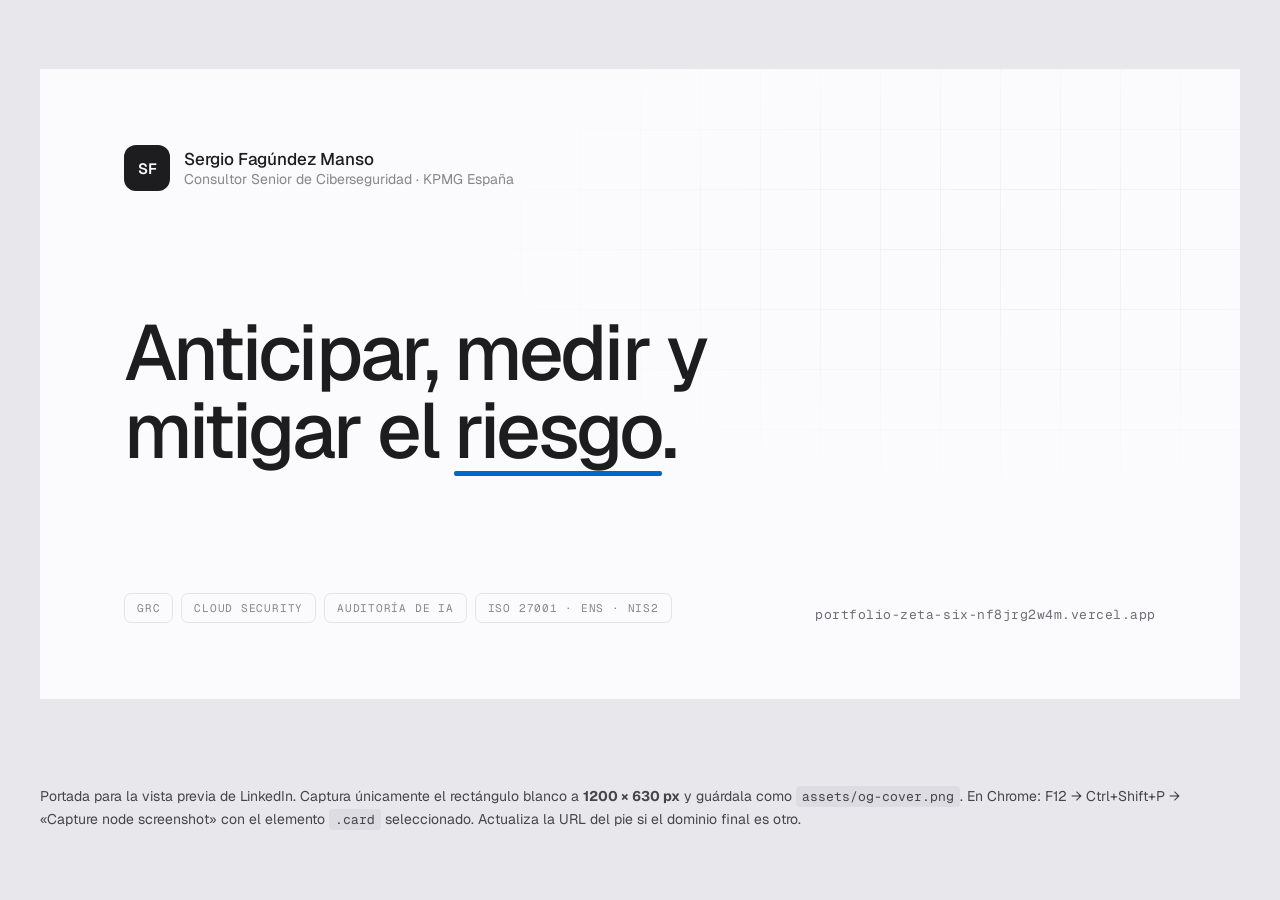
<file: og.html>
<!doctype html>
<html lang="es">
<head>
<meta charset="utf-8" />
<title>OG cover — 1200×630</title>
<link rel="preconnect" href="https://fonts.googleapis.com" />
<link rel="preconnect" href="https://fonts.gstatic.com" crossorigin />
<link rel="stylesheet" href="https://fonts.googleapis.com/css2?family=Geist:wght@300..600&family=Geist+Mono:wght@400;500&display=swap" />
<style>
  :root {
    --bg: #FBFBFD;
    --fg: #1D1D1F;
    --fg-2: #6E6E73;
    --fg-3: #86868B;
    --fg-4: #C7C7CC;
    --rule: rgba(0, 0, 0, 0.09);
    --accent: #0066CC;
  }

  * { box-sizing: border-box; margin: 0; }

  body {
    background: #E8E8EC;
    display: grid;
    place-items: center;
    min-height: 100vh;
    padding: 40px;
    font-family: 'Geist', system-ui, sans-serif;
    -webkit-font-smoothing: antialiased;
  }

  /* Exactly the size LinkedIn and Open Graph want */
  .card {
    width: 1200px;
    height: 630px;
    background: var(--bg);
    color: var(--fg);
    padding: 76px 84px;
    display: flex;
    flex-direction: column;
    justify-content: space-between;
    position: relative;
    overflow: hidden;
    flex-shrink: 0;
  }

  .card::after {
    content: '';
    position: absolute;
    inset: 0;
    background-image:
      linear-gradient(var(--rule) 1px, transparent 1px),
      linear-gradient(90deg, var(--rule) 1px, transparent 1px);
    background-size: 60px 60px;
    opacity: 0.5;
    mask-image: radial-gradient(ellipse 70% 60% at 82% 28%, #000 0%, transparent 72%);
    -webkit-mask-image: radial-gradient(ellipse 70% 60% at 82% 28%, #000 0%, transparent 72%);
    pointer-events: none;
  }

  .row { display: flex; align-items: center; gap: 14px; position: relative; z-index: 1; }

  .mark {
    width: 46px; height: 46px;
    border-radius: 12px;
    background: var(--fg);
    color: var(--bg);
    display: grid;
    place-items: center;
    font-size: 15px;
    font-weight: 600;
  }

  .who { display: flex; flex-direction: column; line-height: 1.3; }
  .who b { font-size: 17px; font-weight: 500; letter-spacing: -0.01em; }
  .who span { font-size: 14px; color: var(--fg-3); }

  h1 {
    position: relative;
    z-index: 1;
    font-size: 78px;
    line-height: 1.0;
    letter-spacing: -0.038em;
    font-weight: 500;
    max-width: 15ch;
  }

  h1 em {
    font-style: normal;
    position: relative;
    white-space: nowrap;
  }
  h1 em::after {
    content: '';
    position: absolute;
    left: 0; right: 0; bottom: 0.07em;
    height: 0.055em;
    background: var(--accent);
    border-radius: 2px;
  }

  .foot {
    position: relative;
    z-index: 1;
    display: flex;
    align-items: flex-end;
    justify-content: space-between;
    gap: 32px;
  }

  .tags { display: flex; gap: 8px; }

  .tag {
    font-family: 'Geist Mono', ui-monospace, monospace;
    font-size: 11px;
    letter-spacing: 0.07em;
    text-transform: uppercase;
    color: var(--fg-3);
    border: 1px solid var(--rule);
    border-radius: 7px;
    padding: 7px 12px;
  }

  .url {
    font-family: 'Geist Mono', ui-monospace, monospace;
    font-size: 13px;
    letter-spacing: 0.04em;
    color: var(--fg-2);
  }

  .hint {
    max-width: 1200px;
    margin-top: 28px;
    font-size: 14px;
    line-height: 1.6;
    color: #44444A;
    font-family: 'Geist', system-ui, sans-serif;
  }
  .hint code {
    font-family: 'Geist Mono', ui-monospace, monospace;
    background: #DCDCE2;
    padding: 2px 6px;
    border-radius: 4px;
    font-size: 13px;
  }

  @media print {
    body { background: #fff; padding: 0; }
    .hint { display: none; }
  }
</style>
</head>
<body>

<div class="card">
  <div class="row">
    <span class="mark">SF</span>
    <span class="who">
      <b>Sergio Fagúndez Manso</b>
      <span>Consultor Senior de Ciberseguridad · KPMG España</span>
    </span>
  </div>

  <h1>Anticipar, medir y mitigar el <em>riesgo</em>.</h1>

  <div class="foot">
    <div class="tags">
      <span class="tag">GRC</span>
      <span class="tag">Cloud Security</span>
      <span class="tag">Auditoría de IA</span>
      <span class="tag">ISO 27001 · ENS · NIS2</span>
    </div>
    <span class="url">portfolio-zeta-six-nf8jrg2w4m.vercel.app</span>
  </div>
</div>

<p class="hint">
  Portada para la vista previa de LinkedIn. Captura únicamente el rectángulo blanco a <b>1200 × 630 px</b>
  y guárdala como <code>assets/og-cover.png</code>. En Chrome: F12 → Ctrl+Shift+P → «Capture node screenshot»
  con el elemento <code>.card</code> seleccionado. Actualiza la URL del pie si el dominio final es otro.
</p>

</body>
</html>
</file>
